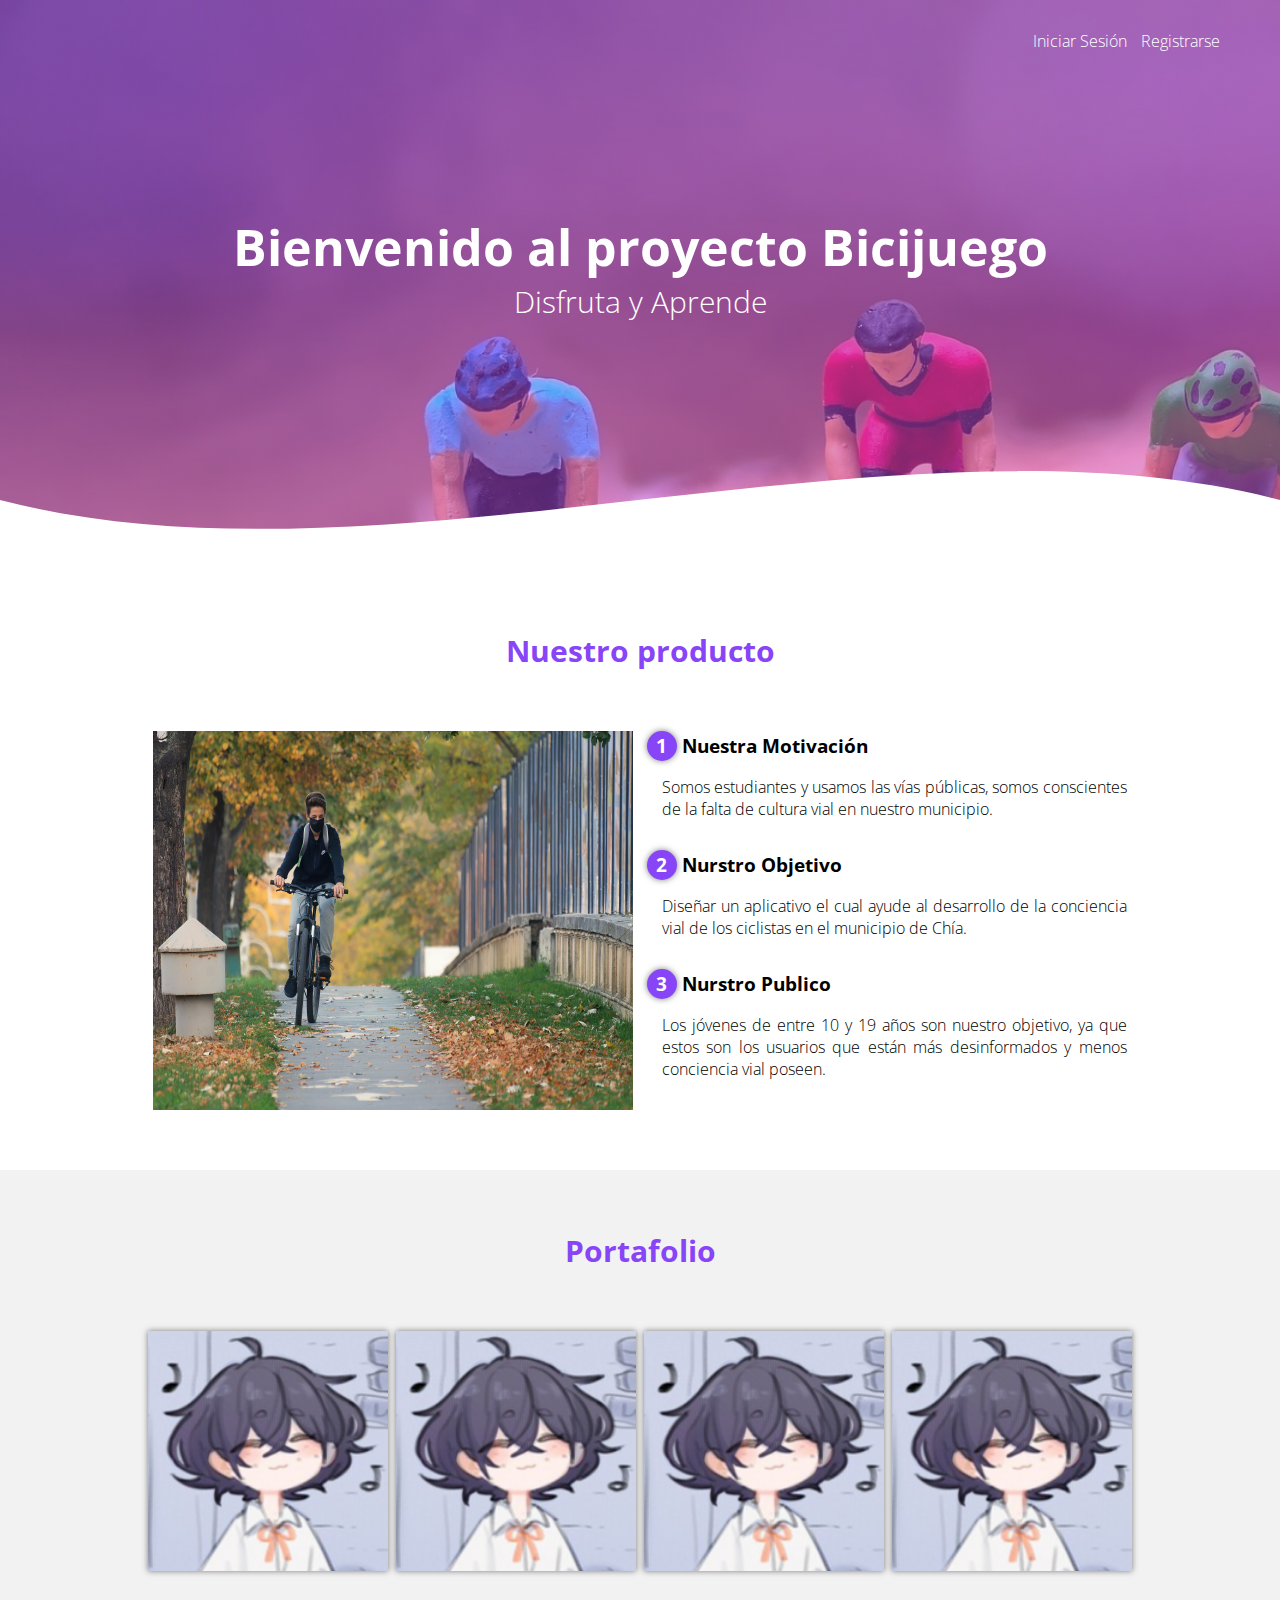
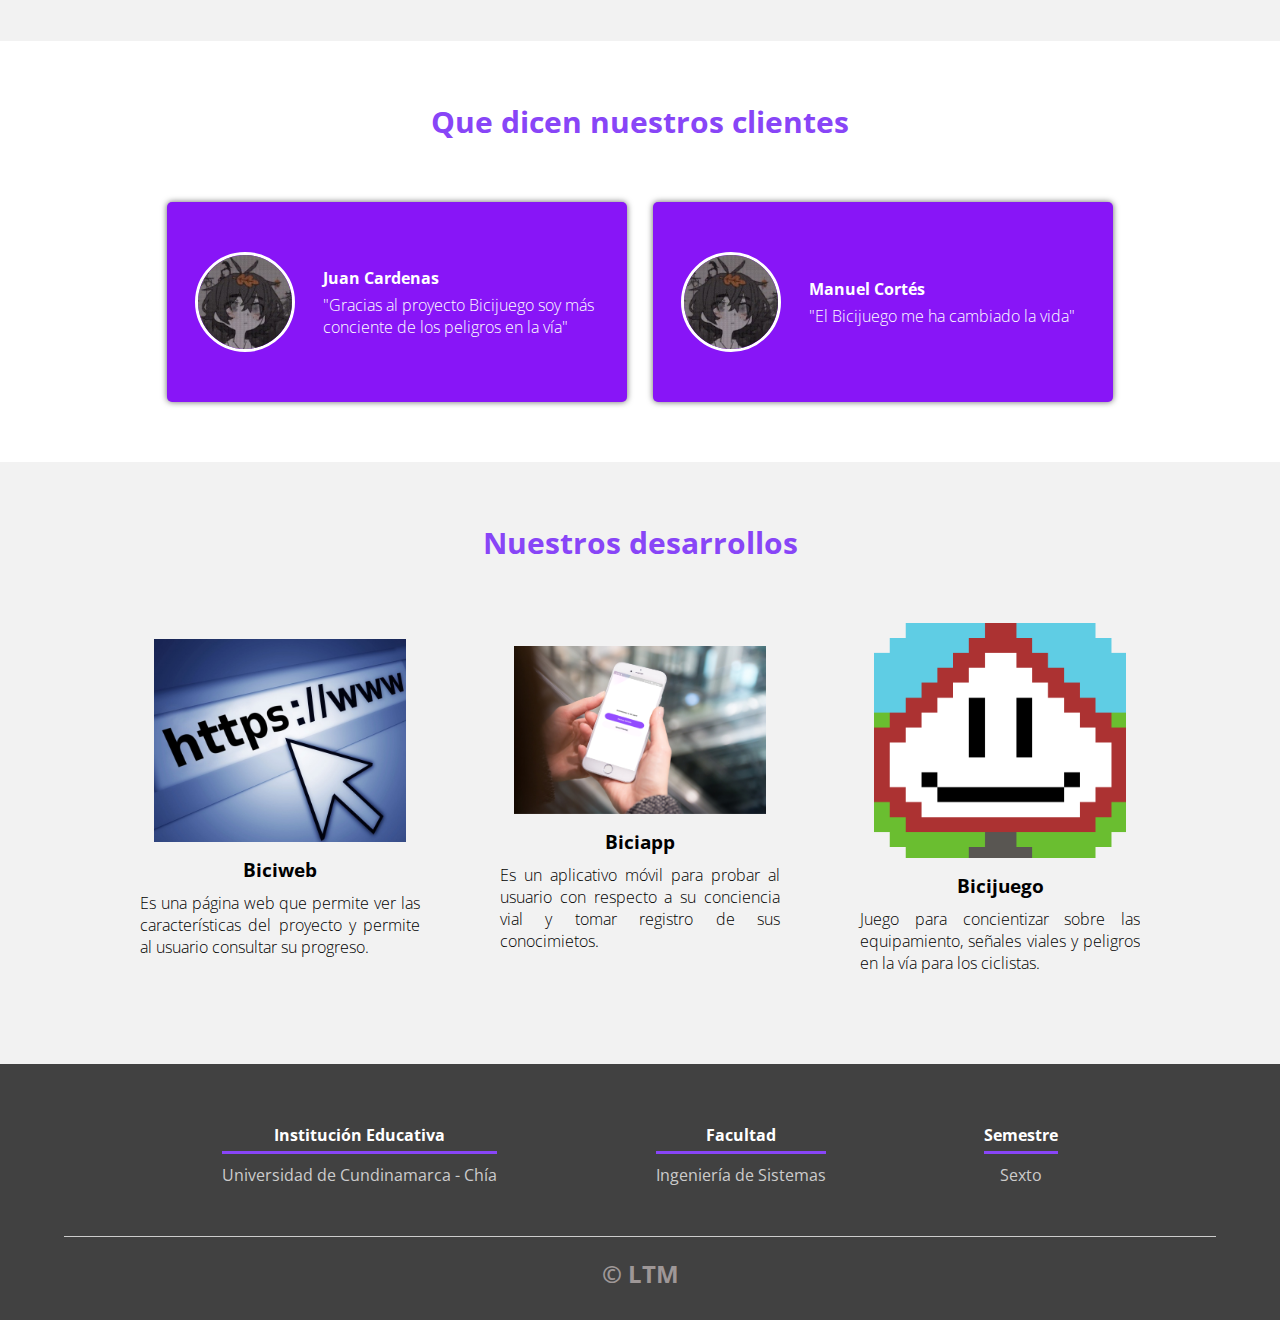
<file: pag_bicijuego/index.html>
<!DOCTYPE html>
<html lang="es">

<head>
    <meta charset="UTF-8">
    <meta name="viewport" content="width=device-width, initial-scale=1.0">
    <meta http-equiv="X-UA-Compatible" content="ie=edge">
    <title>Biciweb</title>
    <link rel="shortcut icon" href="img/icon.png" type="image/x-icon">
    <link rel="stylesheet" href="css/estilos_index.css">
    <link href="https://fonts.googleapis.com/css?family=Open+Sans:300,400,700,800&display=swap" rel="stylesheet">
    <!-- Start of Async Drift Code -->
    <script>
    "use strict";
    
    !function() {
      var t = window.driftt = window.drift = window.driftt || [];
      if (!t.init) {
        if (t.invoked) return void (window.console && console.error && console.error("Drift snippet included twice."));
        t.invoked = !0, t.methods = [ "identify", "config", "track", "reset", "debug", "show", "ping", "page", "hide", "off", "on" ], 
        t.factory = function(e) {
          return function() {
            var n = Array.prototype.slice.call(arguments);
            return n.unshift(e), t.push(n), t;
          };
        }, t.methods.forEach(function(e) {
          t[e] = t.factory(e);
        }), t.load = function(t) {
          var e = 3e5, n = Math.ceil(new Date() / e) * e, o = document.createElement("script");
          o.type = "text/javascript", o.async = !0, o.crossorigin = "anonymous", o.src = "https://js.driftt.com/include/" + n + "/" + t + ".js";
          var i = document.getElementsByTagName("script")[0];
          i.parentNode.insertBefore(o, i);
        };
      }
    }();
    drift.SNIPPET_VERSION = '0.3.1';
    drift.load('7tgeh75ihr8e');
    </script>
    <!-- End of Async Drift Code -->
</head>

<body>
    <header>
        <nav>
            <a href="login.html">Iniciar Sesión</a>
            <a href="register.html">Registrarse</a>
        </nav>
        <section class="textos-header">
            <h1>Bienvenido al proyecto Bicijuego</h1>
            <h2>Disfruta y Aprende</h2>
        </section>
        <div class="wave" style="height: 150px; overflow: hidden;"><svg viewBox="0 0 500 150" preserveAspectRatio="none"
                style="height: 100%; width: 100%;">
                <path d="M0.00,49.98 C150.00,150.00 349.20,-50.00 500.00,49.98 L500.00,150.00 L0.00,150.00 Z"
                    style="stroke: none; fill: #fff;"></path>
            </svg></div>
    </header>
    <main>
        <section class="contenedor sobre-nosotros">
            <h2 class="titulo">Nuestro producto</h2>
            <div class="contenedor-sobre-nosotros">
                <img src="img/montandobici.jpg" alt="" class="imagen-about-us">
                <div class="contenido-textos">
                    <h3><span>1</span>Nuestra Motivación</h3>
                    <p>Somos estudiantes y usamos las vías públicas, 
                        somos conscientes de la falta de cultura vial en nuestro municipio.</p>
                    <h3><span>2</span>Nurstro Objetivo</h3>
                    <p>Diseñar un aplicativo el cual ayude al desarrollo de la 
                        conciencia vial de los ciclistas en el municipio de Chía.</p>
                        <h3><span>3</span>Nurstro Publico</h3>
                    <p>Los jóvenes de entre 10 y 19 años son nuestro objetivo, 
                        ya que estos son los usuarios que están más desinformados y menos conciencia vial poseen.</p>
                </div>
            </div>
        </section>
        <section class="portafolio">
            <div class="contenedor">
                <h2 class="titulo">Portafolio</h2>
                <div class="galeria-port">
                    <div class="imagen-port">
                        <img src="img/popopoka_1.png" alt="">
                        <div class="hover-galeria">
                            <img src="img/icono1.png" alt="">
                            <p>Nuestro trabajo</p>
                        </div>
                    </div>
                    <div class="imagen-port">
                        <img src="img/popopoka_1.png" alt="">
                        <div class="hover-galeria">
                            <img src="img/icono1.png" alt="">
                            <p>Nuestro trabajo</p>
                        </div>
                    </div>
                    <div class="imagen-port">
                        <img src="img/popopoka_1.png" alt="">
                        <div class="hover-galeria">
                            <img src="img/icono1.png" alt="">
                            <p>Nuestro trabajo</p>
                        </div>
                    </div>
                    <div class="imagen-port">
                        <img src="img/popopoka_1.png" alt="">
                        <div class="hover-galeria">
                            <img src="img/icono1.png" alt="">
                            <p>Nuestro trabajo</p>
                        </div>
                    </div>
                    
                </div>
            </div>
        </section>
        <section class="clientes contenedor">
            <h2 class="titulo">Que dicen nuestros clientes</h2>
            <div class="cards">
                <div class="card">
                    <img src="img/popopoka_6.jpg" alt="">
                    <div class="contenido-texto-card">
                        <h4>Juan Cardenas</h4>
                        <p>"Gracias al proyecto Bicijuego soy más conciente de los peligros en la vía"</p>
                    </div>
                </div>
                <div class="card">
                    <img src="img/popopoka_6.jpg" alt="">
                    <div class="contenido-texto-card">
                        <h4>Manuel Cortés</h4>
                        <p>"El Bicijuego me ha cambiado la vida"</p>
                    </div>
                </div>
            </div>
        </section>
        <section class="about-services">
            <div class="contenedor">
                <h2 class="titulo">Nuestros desarrollos</h2>
                <div class="servicio-cont">
                    <div class="servicio-ind">
                        <img src="img/biciweb.jpg" alt="">
                        <h3>Biciweb</h3>
                        <p>Es una página web que permite ver las características del proyecto y permite al usuario consultar su progreso.</p>
                    </div>
                    <div class="servicio-ind">
                        <img src="img/biciapp.png" alt="">
                        <h3>Biciapp</h3>
                        <p>Es un aplicativo móvil para probar al usuario con respecto a su conciencia vial y tomar registro de sus conocimietos.</p>
                    </div>
                    <div class="servicio-ind">
                        <img src="img/logo_grande.png" alt="">
                        <h3>Bicijuego</h3>
                        <p>Juego para concientizar sobre las equipamiento, señales viales y peligros en la vía para los ciclistas.</p>
                    </div>
                </div>
            </div>
        </section>
    </main>
    <footer>
        <div class="contenedor-footer">
            <div class="content-foo">
                <h4>Institución Educativa</h4>
                <p>Universidad de Cundinamarca - Chía</p>
            </div>
            <div class="content-foo">
                <h4>Facultad</h4>
                <p>Ingeniería de Sistemas</p>
            </div>
            <div class="content-foo">
                <h4>Semestre</h4>
                <p>Sexto</p>
            </div>
        </div>
        <h2 class="titulo-final">&copy LTM</h2>
    </footer>
</body>

</html>
</file>
<file: pag_bicijuego/css/estilos_index.css>
* {
    margin: 0;
    padding: 0;
    box-sizing: border-box;
}

body {
    font-family: 'open sans';
}

.contenedor {
    padding: 60px 0;
    width: 90%;
    max-width: 1000px;
    margin: auto;
    overflow: hidden;
}

.titulo {
    color: #8845f7;
    font-size: 30px;
    text-align: center;
    margin-bottom: 60px;
}

/* Header */

header {
    width: 100%;
    height: 600px;
    background:#8845f7;
    /* fallback for old browsers */
    background: -webkit-linear-gradient(to right, hsla(273, 93%, 63%, 0.459), hsla(286, 84%, 64%, 0.459)), url(../img/cyclist-g8bbb69240_1920.jpg);
    /* Chrome 10-25, Safari 5.1-6 */
    background: linear-gradient(to right, hsla(273, 93%, 63%, 0.459), hsla(286, 84%, 64%, 0.459)), url(../img/cyclist-g8bbb69240_1920.jpg);
    /* W3C, IE 10+/ Edge, Firefox 16+, Chrome 26+, Opera 12+, Safari 7+ */
    background-size: cover;
    background-attachment: fixed;
    position: relative;
}

nav{
    text-align: right;
    padding: 30px 50px 0 0;
}

nav > a{
    color:#fff;
    font-weight: 300;
    text-decoration: none;
    margin-right: 10px;
}

nav > a:hover{
    text-decoration: underline;
}

header .textos-header{
    display: flex;
    height: 430px;
    width: 100%;
    align-items: center;
    justify-content: center;
    flex-direction: column;
    text-align: center;
}

.textos-header h1{
    font-size: 50px;
    color:#fff;
}

.textos-header h2{
    font-size: 30px;
    font-weight: 300;
    color:#fff;
}

.wave{
    position: absolute;
    bottom: 0;
    width: 100%;
}

/* About us */

main .sobre-nosotros{
    padding: 30px 0 60px 0;
}
.contenedor-sobre-nosotros{
    display: flex;
    justify-content: space-evenly;
}

.imagen-about-us{
    width: 48%;
}

.sobre-nosotros .contenido-textos{
    width: 48%;
}

.contenido-textos h3{
    margin-bottom: 15px;
}

.contenido-textos h3 span{
    background: #8845f7;
    color: #fff;
    border-radius: 50%;
    display: inline-block;
    text-align: center;
    width: 30px;
    height: 30px;
    padding: 2px;
    box-shadow: 0 0 6px 0 rgba(0, 0, 0, .5);
    margin-right: 5px;
}

.contenido-textos p{
    padding: 0px 0px 30px 15px;
    font-weight: 300;
    text-align: justify;
}

/* Galeria */


.portafolio{
    background: #f2f2f2;
}

.galeria-port{
    display: flex;
    justify-content: space-evenly;
    flex-wrap: wrap;
}

.imagen-port{
    width: 24%;
    margin-bottom: 10px;
    overflow: hidden;
    position: relative;
    cursor: pointer;
    box-shadow: 0 0 6px 0 rgba(0, 0, 0, .5);
}

.imagen-port > img{
    width: 100%;
    height: 100%;
    object-fit: cover;
    display: block;
}

.hover-galeria{
    position: absolute;
    width: 100%;
    height: 100%;
    top: 0;
    transform: scale(0);
    background: hsla(273, 100%, 50%, 0.459);
    transition: transform .5s;
    display: flex;
    justify-content: center;
    align-items: center;
    flex-direction: column;
}

.hover-galeria img{
    width: 50px;
}

.hover-galeria p{
    color: #fff;
}

.imagen-port:hover .hover-galeria{
    transform: scale(1);
}

/* Clients */

.cards{
    display: flex;
    justify-content: space-evenly;
}

.cards .card{
    background: #8815f7;
    display: flex;
    width: 46%;
    height: 200px;
    align-items: center;
    justify-content: space-evenly;
    border-radius: 5px;
    box-shadow: 0 0 6px 0 rgba(0, 0, 0, 0.6);
}

.cards .card img{
    width: 100px;
    height: 100px;
    object-fit: cover;
    border: 3px solid #fff;
    border-radius: 50%;
    display: block;
}

.cards .card > .contenido-texto-card{
    width: 60%;
    color: #fff;
}

.cards .card > .contenido-texto-card p{
    font-weight: 300;
    padding-top: 5px;
}

/*  Our team */

.about-services{
    background: #f2f2f2;
    padding-bottom: 30px;
}


.servicio-cont{
    display:flex;
    justify-content: space-between;
    align-items: center;
}

.servicio-ind{
    width: 28%;
    text-align: center;
}

.servicio-ind img{
    width: 90%;
}

.servicio-ind h3{
    margin: 10px 0;
}

.servicio-ind p{
    font-weight: 300;
    text-align: justify;
}

/* footer */

footer{
    background: #414141;
    padding: 60px 0 30px 0;
    margin: auto;
    overflow: hidden;
}

.contenedor-footer{
    display: flex;
    width: 90%;
    justify-content: space-evenly;
    margin: auto;
    padding-bottom: 50px;
    border-bottom: 1px solid #ccc;
}

.content-foo{
    text-align: center;
}

.content-foo h4{
    color: #fff;
    border-bottom: 3px solid #8845f7;
    padding-bottom: 5px;
    margin-bottom: 10px;
}

.content-foo p{
    color: #ccc;
}

.titulo-final{
    text-align: center;
    font-size: 24px;
    margin: 20px 0 0 0;
    color: #9e9797;
}

@media screen and (max-width:900px){
    header{
        background-position: center;
    }

    .contenedor-sobre-nosotros{
        flex-direction: column;
        justify-content: center;
        align-items: center;
    }

    .sobre-nosotros .contenido-textos{
        width: 90%;
    }

    .imagen-about-us{
        width: 90%;
    }

    /* Galeria */

    .imagen-port{
        width: 44%;
    }

    /* Clientes */

    .cards{
        flex-direction: column;
        justify-content: center;
        align-items: center;
    }

    .cards .card{
        width: 90%;
    }

    .cards .card:first-child{
        margin-bottom: 30px;
    }

    /* servicios */

    .servicio-cont{
        justify-content: center;
        flex-direction: column;
    }

    .servicio-ind{
        width: 100%;
        text-align: center;
    }

    .servicio-ind:nth-child(1), .servicio-ind:nth-child(2){
        margin-bottom: 60px;
    }

    .servicio-ind img{
        width: 90%;
    }
}

@media screen and (max-width:500px){
    nav{
        text-align: center;
        padding: 30px 0 0 0;
    }

    nav > a{
        margin-right: 5px;
    }

    .textos-header h1{
        font-size: 35px;
    }

    .textos-header h2{
        font-size: 20px;
    }

    /* ABOUT US */

    .imagen-about-us{
        margin-bottom: 60px;
        width: 99%;
    }

    .sobre-nosotros .contenido-textos{
        width: 95%;
    }

    /* Galeria */

    .imagen-port{
        width: 95%;
    }

    /* Clients */

    .cards .card{
        height: 450px;
        display: flex;
        flex-direction: column;
        align-items: center;
    }

    .cards .card img{
        width: 90px;
        height: 90px;
    }

    /* Footer */

    .contenedor-footer{
        flex-direction: column;
        border: none;
    }

    .content-foo{
        margin-bottom: 20px;
        text-align: center;
    }

    .content-foo h4{
        border: none;
    }

    .content-foo p{
        color: #ccc;
        border-bottom: 1px solid #f2f2f2;
        padding-bottom: 20px;
    }

    .titulo-final{
        position: relative;
        font-size: 100px;
        top: 50%;
    }
}
</file>
